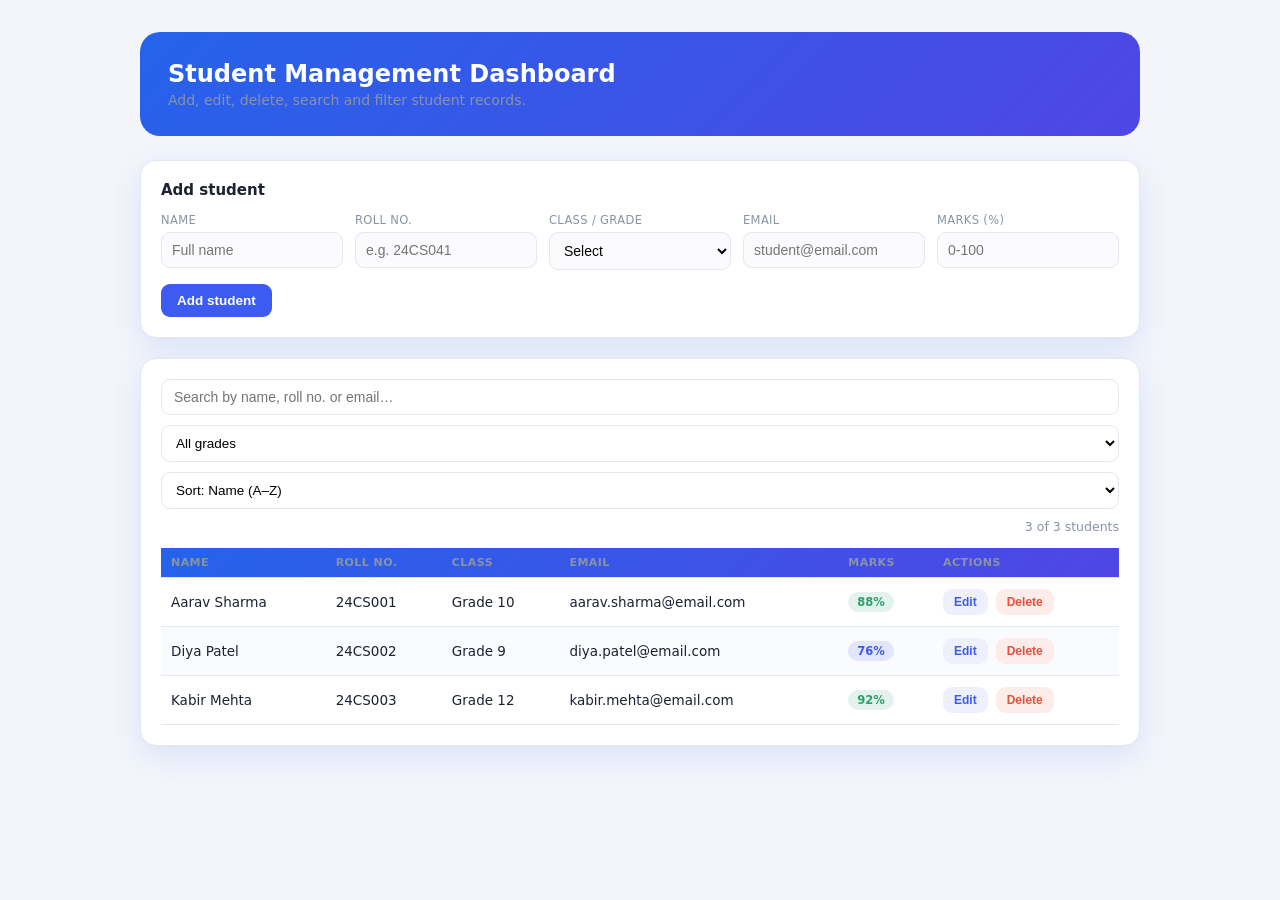
<file: index.html>
<!DOCTYPE html>
<html lang="en">
<head>
  <link rel="stylesheet" href="style.css">
<meta charset="UTF-8">
<title>Student Management Dashboard</title>
<style>
  :root{
    --ink:#1c2230;
    --paper:#ffffff;
    --bg:#f3f5fa;
    --line:#e3e7f0;
    --accent:#3d5af1;
    --accent-soft:#eef0fe;
    --danger:#e0533d;
    --danger-soft:#fceceA;
    --good:#2f9e6e;
    --muted:#8993a4;
  }
  *{box-sizing:border-box;}
  body{
    margin:0;
    font-family:'Segoe UI',system-ui,sans-serif;
    background:var(--bg);
    color:var(--ink);
    padding:32px 20px 60px;
  }
  .wrap{max-width:1000px;margin:0 auto;}
  header{margin-bottom:24px;}
  header h1{font-size:24px;font-weight:700;margin:0 0 4px;}
  header p{margin:0;color:var(--muted);font-size:14px;}

  .panel{
    background:var(--paper);
    border:1px solid var(--line);
    border-radius:16px;
    padding:20px;
    margin-bottom:20px;
  }
  .panel h2{font-size:15px;margin:0 0 14px;font-weight:600;}

  .form-grid{
    display:grid;
    grid-template-columns:repeat(auto-fit,minmax(160px,1fr));
    gap:12px;
    margin-bottom:14px;
  }
  .field label{
    display:block;
    font-size:11.5px;
    color:var(--muted);
    margin-bottom:5px;
    text-transform:uppercase;
    letter-spacing:.03em;
  }
  .field input, .field select{
    width:100%;
    padding:9px 10px;
    border-radius:9px;
    border:1px solid var(--line);
    font-size:14px;
    outline:none;
    background:#fbfbfe;
  }
  .field input:focus, .field select:focus{border-color:var(--accent);background:white;}

  .form-actions{display:flex;gap:10px;}
  button{
    cursor:pointer;
    border:none;
    border-radius:9px;
    font-size:13.5px;
    font-weight:600;
    padding:9px 16px;
    transition:opacity .15s ease, transform .1s ease;
  }
  button:active{transform:scale(0.97);}
  .btn-primary{background:var(--accent);color:white;}
  .btn-primary:hover{opacity:.9;}
  .btn-ghost{background:var(--accent-soft);color:var(--accent);}
  .btn-ghost:hover{opacity:.85;}

  .toolbar{
    display:flex;
    flex-wrap:wrap;
    gap:10px;
    align-items:center;
    margin-bottom:14px;
  }
  .toolbar input[type=text]{
    flex:1;
    min-width:180px;
    padding:9px 12px;
    border-radius:9px;
    border:1px solid var(--line);
    font-size:14px;
    outline:none;
  }
  .toolbar select{
    padding:9px 10px;
    border-radius:9px;
    border:1px solid var(--line);
    font-size:13.5px;
    background:white;
  }
  .count-tag{font-size:12.5px;color:var(--muted);margin-left:auto;}

  table{width:100%;border-collapse:collapse;font-size:13.5px;}
  thead th{
    text-align:left;
    font-size:11px;
    text-transform:uppercase;
    letter-spacing:.04em;
    color:var(--muted);
    padding:8px 10px;
    border-bottom:1px solid var(--line);
  }
  tbody td{
    padding:11px 10px;
    border-bottom:1px solid var(--line);
    vertical-align:middle;
  }
  tbody tr:hover{background:#fafbff;}
  .grade-badge{
    display:inline-block;
    padding:3px 9px;
    border-radius:999px;
    font-size:11.5px;
    font-weight:700;
    background:var(--accent-soft);
    color:var(--accent);
  }
  .row-actions{display:flex;gap:8px;}
  .row-actions button{padding:6px 11px;font-size:12px;}
  .empty-state{
    text-align:center;
    padding:36px 10px;
    color:var(--muted);
    font-size:13.5px;
  }
</style>
</head>
<body>
<div class="wrap">
  <header>
    <h1>Student Management Dashboard</h1>
    <p>Add, edit, delete, search and filter student records.</p>
  </header>

  <div class="panel">
    <h2 id="formTitle">Add student</h2>
    <div class="form-grid">
      <div class="field">
        <label>Name</label>
        <input type="text" id="fName" placeholder="Full name">
      </div>
      <div class="field">
        <label>Roll no.</label>
        <input type="text" id="fRoll" placeholder="e.g. 24CS041">
      </div>
      <div class="field">
        <label>Class / Grade</label>
        <select id="fGrade">
          <option value="">Select</option>
          <option>Grade 9</option>
          <option>Grade 10</option>
          <option>Grade 11</option>
          <option>Grade 12</option>
        </select>
      </div>
      <div class="field">
        <label>Email</label>
        <input type="text" id="fEmail" placeholder="student@email.com">
      </div>
      <div class="field">
        <label>Marks (%)</label>
        <input type="number" id="fMarks" placeholder="0-100" min="0" max="100">
      </div>
    </div>
    <div class="form-actions">
      <button class="btn-primary" id="saveBtn">Add student</button>
      <button class="btn-ghost" id="cancelBtn" style="display:none;">Cancel edit</button>
    </div>
  </div>

  <div class="panel">
    <div class="toolbar">
      <input type="text" id="searchInput" placeholder="Search by name, roll no. or email…">
      <select id="filterGrade">
        <option value="">All grades</option>
        <option>Grade 9</option>
        <option>Grade 10</option>
        <option>Grade 11</option>
        <option>Grade 12</option>
      </select>
      <select id="sortBy">
        <option value="name">Sort: Name (A–Z)</option>
        <option value="marks-desc">Sort: Marks (high–low)</option>
        <option value="marks-asc">Sort: Marks (low–high)</option>
      </select>
      <span class="count-tag" id="countTag"></span>
    </div>

    <table>
      <thead>
        <tr>
          <th>Name</th>
          <th>Roll no.</th>
          <th>Class</th>
          <th>Email</th>
          <th>Marks</th>
          <th>Actions</th>
        </tr>
      </thead>
      <tbody id="tableBody"></tbody>
    </table>
    <div class="empty-state" id="emptyState" style="display:none;">No students match your search/filter.</div>
  </div>
</div>

<script>
/*
  STORAGE NOTE:
  Claude.ai's artifact preview blocks browser storage APIs (localStorage/sessionStorage),
  so this demo keeps data in an in-memory array ("students") for the session.

  To make this persist for real, drop this file into your own project (VS Code, a plain
  .html file opened locally, etc.) and swap the two functions below for the commented
  localStorage versions:

  function saveStudents(){
    localStorage.setItem('students', JSON.stringify(students));
  }
  function loadStudents(){
    const data = localStorage.getItem('students');
    return data ? JSON.parse(data) : [];
  }
*/

let students = [
  { id: 1, name: 'Aarav Sharma', roll: '24CS001', grade: 'Grade 10', email: 'aarav.sharma@email.com', marks: 88 },
  { id: 2, name: 'Diya Patel', roll: '24CS002', grade: 'Grade 9', email: 'diya.patel@email.com', marks: 76 },
  { id: 3, name: 'Kabir Mehta', roll: '24CS003', grade: 'Grade 12', email: 'kabir.mehta@email.com', marks: 92 },
];
let nextId = 4;
let editingId = null;

function saveStudents(){
  // In-memory only inside this preview — see note above.
}
function loadStudents(){
  return students;
}

// ---- DOM refs ----
const fName = document.getElementById('fName');
const fRoll = document.getElementById('fRoll');
const fGrade = document.getElementById('fGrade');
const fEmail = document.getElementById('fEmail');
const fMarks = document.getElementById('fMarks');
const saveBtn = document.getElementById('saveBtn');
const cancelBtn = document.getElementById('cancelBtn');
const formTitle = document.getElementById('formTitle');
const tableBody = document.getElementById('tableBody');
const emptyState = document.getElementById('emptyState');
const countTag = document.getElementById('countTag');
const searchInput = document.getElementById('searchInput');
const filterGrade = document.getElementById('filterGrade');
const sortBy = document.getElementById('sortBy');

function clearForm(){
  fName.value = '';
  fRoll.value = '';
  fGrade.value = '';
  fEmail.value = '';
  fMarks.value = '';
  editingId = null;
  formTitle.textContent = 'Add student';
  saveBtn.textContent = 'Add student';
  cancelBtn.style.display = 'none';
}

function validateForm(){
  if(!fName.value.trim()){ alert('Please enter the student name.'); return false; }
  if(!fRoll.value.trim()){ alert('Please enter a roll number.'); return false; }
  if(!fGrade.value){ alert('Please select a class/grade.'); return false; }
  if(fMarks.value !== '' && (fMarks.value < 0 || fMarks.value > 100)){
    alert('Marks must be between 0 and 100.'); return false;
  }
  return true;
}

function handleSave(){
  if(!validateForm()) return;

  const record = {
    id: editingId ?? nextId++,
    name: fName.value.trim(),
    roll: fRoll.value.trim(),
    grade: fGrade.value,
    email: fEmail.value.trim(),
    marks: fMarks.value === '' ? null : Number(fMarks.value),
  };

  if(editingId !== null){
    const idx = students.findIndex(s => s.id === editingId);
    students[idx] = record;
  } else {
    students.push(record);
  }

  saveStudents();
  clearForm();
  render();
}

function handleEdit(id){
  const s = students.find(s => s.id === id);
  if(!s) return;
  fName.value = s.name;
  fRoll.value = s.roll;
  fGrade.value = s.grade;
  fEmail.value = s.email;
  fMarks.value = s.marks ?? '';
  editingId = id;
  formTitle.textContent = 'Edit student';
  saveBtn.textContent = 'Save changes';
  cancelBtn.style.display = 'inline-block';
  window.scrollTo({top:0, behavior:'smooth'});
}

function handleDelete(id){
  const s = students.find(s => s.id === id);
  if(!s) return;
  if(!confirm(`Delete ${s.name}'s record? This can't be undone.`)) return;
  students = students.filter(s => s.id !== id);
  saveStudents();
  render();
}

function getGradeColor(marks){
  if(marks === null || marks === undefined) return '#8993a4';
  if(marks >= 85) return '#2f9e6e';
  if(marks >= 60) return '#3d5af1';
  return '#e0533d';
}

function render(){
  const q = searchInput.value.trim().toLowerCase();
  const gradeFilter = filterGrade.value;
  const sort = sortBy.value;

  let list = students.filter(s => {
    const matchesQuery = !q ||
      s.name.toLowerCase().includes(q) ||
      s.roll.toLowerCase().includes(q) ||
      s.email.toLowerCase().includes(q);
    const matchesGrade = !gradeFilter || s.grade === gradeFilter;
    return matchesQuery && matchesGrade;
  });

  list = list.slice().sort((a, b) => {
    if(sort === 'name') return a.name.localeCompare(b.name);
    if(sort === 'marks-desc') return (b.marks ?? -1) - (a.marks ?? -1);
    if(sort === 'marks-asc') return (a.marks ?? 101) - (b.marks ?? 101);
    return 0;
  });

  countTag.textContent = `${list.length} of ${students.length} student${students.length !== 1 ? 's' : ''}`;

  if(list.length === 0){
    tableBody.innerHTML = '';
    emptyState.style.display = 'block';
    return;
  }
  emptyState.style.display = 'none';

  tableBody.innerHTML = list.map(s => `
    <tr>
      <td>${escapeHtml(s.name)}</td>
      <td>${escapeHtml(s.roll)}</td>
      <td>${escapeHtml(s.grade)}</td>
      <td>${escapeHtml(s.email) || '—'}</td>
      <td><span class="grade-badge" style="background:${getGradeColor(s.marks)}22;color:${getGradeColor(s.marks)};">
        ${s.marks !== null && s.marks !== undefined ? s.marks + '%' : '—'}
      </span></td>
      <td>
        <div class="row-actions">
          <button class="btn-ghost" onclick="handleEdit(${s.id})">Edit</button>
          <button class="btn-ghost" style="background:#fceceA;color:#e0533d;" onclick="handleDelete(${s.id})">Delete</button>
        </div>
      </td>
    </tr>
  `).join('');
}

function escapeHtml(str){
  const div = document.createElement('div');
  div.textContent = str ?? '';
  return div.innerHTML;
}

saveBtn.addEventListener('click', handleSave);
cancelBtn.addEventListener('click', clearForm);
searchInput.addEventListener('input', render);
filterGrade.addEventListener('change', render);
sortBy.addEventListener('change', render);

students = loadStudents();
render();
</script>
</body>
</html>
</file>
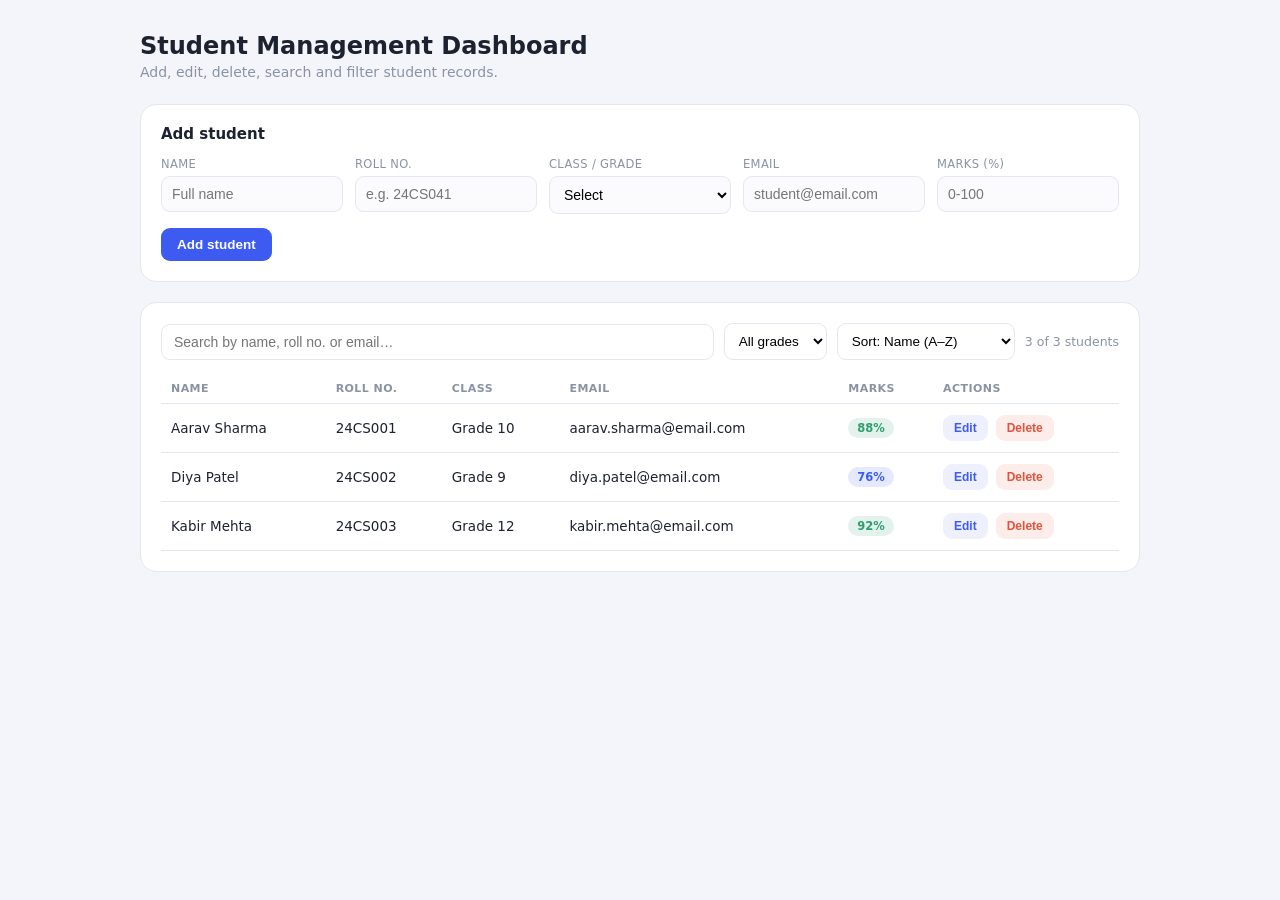
<file: student-dashboard.html>
<!DOCTYPE html>
<html lang="en">
<head>
<meta charset="UTF-8">
<title>Student Management Dashboard</title>
<style>
  :root{
    --ink:#1c2230;
    --paper:#ffffff;
    --bg:#f3f5fa;
    --line:#e3e7f0;
    --accent:#3d5af1;
    --accent-soft:#eef0fe;
    --danger:#e0533d;
    --danger-soft:#fceceA;
    --good:#2f9e6e;
    --muted:#8993a4;
  }
  *{box-sizing:border-box;}
  body{
    margin:0;
    font-family:'Segoe UI',system-ui,sans-serif;
    background:var(--bg);
    color:var(--ink);
    padding:32px 20px 60px;
  }
  .wrap{max-width:1000px;margin:0 auto;}
  header{margin-bottom:24px;}
  header h1{font-size:24px;font-weight:700;margin:0 0 4px;}
  header p{margin:0;color:var(--muted);font-size:14px;}

  .panel{
    background:var(--paper);
    border:1px solid var(--line);
    border-radius:16px;
    padding:20px;
    margin-bottom:20px;
  }
  .panel h2{font-size:15px;margin:0 0 14px;font-weight:600;}

  .form-grid{
    display:grid;
    grid-template-columns:repeat(auto-fit,minmax(160px,1fr));
    gap:12px;
    margin-bottom:14px;
  }
  .field label{
    display:block;
    font-size:11.5px;
    color:var(--muted);
    margin-bottom:5px;
    text-transform:uppercase;
    letter-spacing:.03em;
  }
  .field input, .field select{
    width:100%;
    padding:9px 10px;
    border-radius:9px;
    border:1px solid var(--line);
    font-size:14px;
    outline:none;
    background:#fbfbfe;
  }
  .field input:focus, .field select:focus{border-color:var(--accent);background:white;}

  .form-actions{display:flex;gap:10px;}
  button{
    cursor:pointer;
    border:none;
    border-radius:9px;
    font-size:13.5px;
    font-weight:600;
    padding:9px 16px;
    transition:opacity .15s ease, transform .1s ease;
  }
  button:active{transform:scale(0.97);}
  .btn-primary{background:var(--accent);color:white;}
  .btn-primary:hover{opacity:.9;}
  .btn-ghost{background:var(--accent-soft);color:var(--accent);}
  .btn-ghost:hover{opacity:.85;}

  .toolbar{
    display:flex;
    flex-wrap:wrap;
    gap:10px;
    align-items:center;
    margin-bottom:14px;
  }
  .toolbar input[type=text]{
    flex:1;
    min-width:180px;
    padding:9px 12px;
    border-radius:9px;
    border:1px solid var(--line);
    font-size:14px;
    outline:none;
  }
  .toolbar select{
    padding:9px 10px;
    border-radius:9px;
    border:1px solid var(--line);
    font-size:13.5px;
    background:white;
  }
  .count-tag{font-size:12.5px;color:var(--muted);margin-left:auto;}

  table{width:100%;border-collapse:collapse;font-size:13.5px;}
  thead th{
    text-align:left;
    font-size:11px;
    text-transform:uppercase;
    letter-spacing:.04em;
    color:var(--muted);
    padding:8px 10px;
    border-bottom:1px solid var(--line);
  }
  tbody td{
    padding:11px 10px;
    border-bottom:1px solid var(--line);
    vertical-align:middle;
  }
  tbody tr:hover{background:#fafbff;}
  .grade-badge{
    display:inline-block;
    padding:3px 9px;
    border-radius:999px;
    font-size:11.5px;
    font-weight:700;
    background:var(--accent-soft);
    color:var(--accent);
  }
  .row-actions{display:flex;gap:8px;}
  .row-actions button{padding:6px 11px;font-size:12px;}
  .empty-state{
    text-align:center;
    padding:36px 10px;
    color:var(--muted);
    font-size:13.5px;
  }
</style>
</head>
<body>
<div class="wrap">
  <header>
    <h1>Student Management Dashboard</h1>
    <p>Add, edit, delete, search and filter student records.</p>
  </header>

  <div class="panel">
    <h2 id="formTitle">Add student</h2>
    <div class="form-grid">
      <div class="field">
        <label>Name</label>
        <input type="text" id="fName" placeholder="Full name">
      </div>
      <div class="field">
        <label>Roll no.</label>
        <input type="text" id="fRoll" placeholder="e.g. 24CS041">
      </div>
      <div class="field">
        <label>Class / Grade</label>
        <select id="fGrade">
          <option value="">Select</option>
          <option>Grade 9</option>
          <option>Grade 10</option>
          <option>Grade 11</option>
          <option>Grade 12</option>
        </select>
      </div>
      <div class="field">
        <label>Email</label>
        <input type="text" id="fEmail" placeholder="student@email.com">
      </div>
      <div class="field">
        <label>Marks (%)</label>
        <input type="number" id="fMarks" placeholder="0-100" min="0" max="100">
      </div>
    </div>
    <div class="form-actions">
      <button class="btn-primary" id="saveBtn">Add student</button>
      <button class="btn-ghost" id="cancelBtn" style="display:none;">Cancel edit</button>
    </div>
  </div>

  <div class="panel">
    <div class="toolbar">
      <input type="text" id="searchInput" placeholder="Search by name, roll no. or email…">
      <select id="filterGrade">
        <option value="">All grades</option>
        <option>Grade 9</option>
        <option>Grade 10</option>
        <option>Grade 11</option>
        <option>Grade 12</option>
      </select>
      <select id="sortBy">
        <option value="name">Sort: Name (A–Z)</option>
        <option value="marks-desc">Sort: Marks (high–low)</option>
        <option value="marks-asc">Sort: Marks (low–high)</option>
      </select>
      <span class="count-tag" id="countTag"></span>
    </div>

    <table>
      <thead>
        <tr>
          <th>Name</th>
          <th>Roll no.</th>
          <th>Class</th>
          <th>Email</th>
          <th>Marks</th>
          <th>Actions</th>
        </tr>
      </thead>
      <tbody id="tableBody"></tbody>
    </table>
    <div class="empty-state" id="emptyState" style="display:none;">No students match your search/filter.</div>
  </div>
</div>

<script>
/*
  STORAGE NOTE:
  Claude.ai's artifact preview blocks browser storage APIs (localStorage/sessionStorage),
  so this demo keeps data in an in-memory array ("students") for the session.

  To make this persist for real, drop this file into your own project (VS Code, a plain
  .html file opened locally, etc.) and swap the two functions below for the commented
  localStorage versions:

  function saveStudents(){
    localStorage.setItem('students', JSON.stringify(students));
  }
  function loadStudents(){
    const data = localStorage.getItem('students');
    return data ? JSON.parse(data) : [];
  }
*/

let students = [
  { id: 1, name: 'Aarav Sharma', roll: '24CS001', grade: 'Grade 10', email: 'aarav.sharma@email.com', marks: 88 },
  { id: 2, name: 'Diya Patel', roll: '24CS002', grade: 'Grade 9', email: 'diya.patel@email.com', marks: 76 },
  { id: 3, name: 'Kabir Mehta', roll: '24CS003', grade: 'Grade 12', email: 'kabir.mehta@email.com', marks: 92 },
];
let nextId = 4;
let editingId = null;

function saveStudents(){
  // In-memory only inside this preview — see note above.
}
function loadStudents(){
  return students;
}

// ---- DOM refs ----
const fName = document.getElementById('fName');
const fRoll = document.getElementById('fRoll');
const fGrade = document.getElementById('fGrade');
const fEmail = document.getElementById('fEmail');
const fMarks = document.getElementById('fMarks');
const saveBtn = document.getElementById('saveBtn');
const cancelBtn = document.getElementById('cancelBtn');
const formTitle = document.getElementById('formTitle');
const tableBody = document.getElementById('tableBody');
const emptyState = document.getElementById('emptyState');
const countTag = document.getElementById('countTag');
const searchInput = document.getElementById('searchInput');
const filterGrade = document.getElementById('filterGrade');
const sortBy = document.getElementById('sortBy');

function clearForm(){
  fName.value = '';
  fRoll.value = '';
  fGrade.value = '';
  fEmail.value = '';
  fMarks.value = '';
  editingId = null;
  formTitle.textContent = 'Add student';
  saveBtn.textContent = 'Add student';
  cancelBtn.style.display = 'none';
}

function validateForm(){
  if(!fName.value.trim()){ alert('Please enter the student name.'); return false; }
  if(!fRoll.value.trim()){ alert('Please enter a roll number.'); return false; }
  if(!fGrade.value){ alert('Please select a class/grade.'); return false; }
  if(fMarks.value !== '' && (fMarks.value < 0 || fMarks.value > 100)){
    alert('Marks must be between 0 and 100.'); return false;
  }
  return true;
}

function handleSave(){
  if(!validateForm()) return;

  const record = {
    id: editingId ?? nextId++,
    name: fName.value.trim(),
    roll: fRoll.value.trim(),
    grade: fGrade.value,
    email: fEmail.value.trim(),
    marks: fMarks.value === '' ? null : Number(fMarks.value),
  };

  if(editingId !== null){
    const idx = students.findIndex(s => s.id === editingId);
    students[idx] = record;
  } else {
    students.push(record);
  }

  saveStudents();
  clearForm();
  render();
}

function handleEdit(id){
  const s = students.find(s => s.id === id);
  if(!s) return;
  fName.value = s.name;
  fRoll.value = s.roll;
  fGrade.value = s.grade;
  fEmail.value = s.email;
  fMarks.value = s.marks ?? '';
  editingId = id;
  formTitle.textContent = 'Edit student';
  saveBtn.textContent = 'Save changes';
  cancelBtn.style.display = 'inline-block';
  window.scrollTo({top:0, behavior:'smooth'});
}

function handleDelete(id){
  const s = students.find(s => s.id === id);
  if(!s) return;
  if(!confirm(`Delete ${s.name}'s record? This can't be undone.`)) return;
  students = students.filter(s => s.id !== id);
  saveStudents();
  render();
}

function getGradeColor(marks){
  if(marks === null || marks === undefined) return '#8993a4';
  if(marks >= 85) return '#2f9e6e';
  if(marks >= 60) return '#3d5af1';
  return '#e0533d';
}

function render(){
  const q = searchInput.value.trim().toLowerCase();
  const gradeFilter = filterGrade.value;
  const sort = sortBy.value;

  let list = students.filter(s => {
    const matchesQuery = !q ||
      s.name.toLowerCase().includes(q) ||
      s.roll.toLowerCase().includes(q) ||
      s.email.toLowerCase().includes(q);
    const matchesGrade = !gradeFilter || s.grade === gradeFilter;
    return matchesQuery && matchesGrade;
  });

  list = list.slice().sort((a, b) => {
    if(sort === 'name') return a.name.localeCompare(b.name);
    if(sort === 'marks-desc') return (b.marks ?? -1) - (a.marks ?? -1);
    if(sort === 'marks-asc') return (a.marks ?? 101) - (b.marks ?? 101);
    return 0;
  });

  countTag.textContent = `${list.length} of ${students.length} student${students.length !== 1 ? 's' : ''}`;

  if(list.length === 0){
    tableBody.innerHTML = '';
    emptyState.style.display = 'block';
    return;
  }
  emptyState.style.display = 'none';

  tableBody.innerHTML = list.map(s => `
    <tr>
      <td>${escapeHtml(s.name)}</td>
      <td>${escapeHtml(s.roll)}</td>
      <td>${escapeHtml(s.grade)}</td>
      <td>${escapeHtml(s.email) || '—'}</td>
      <td><span class="grade-badge" style="background:${getGradeColor(s.marks)}22;color:${getGradeColor(s.marks)};">
        ${s.marks !== null && s.marks !== undefined ? s.marks + '%' : '—'}
      </span></td>
      <td>
        <div class="row-actions">
          <button class="btn-ghost" onclick="handleEdit(${s.id})">Edit</button>
          <button class="btn-ghost" style="background:#fceceA;color:#e0533d;" onclick="handleDelete(${s.id})">Delete</button>
        </div>
      </td>
    </tr>
  `).join('');
}

function escapeHtml(str){
  const div = document.createElement('div');
  div.textContent = str ?? '';
  return div.innerHTML;
}

saveBtn.addEventListener('click', handleSave);
cancelBtn.addEventListener('click', clearForm);
searchInput.addEventListener('input', render);
filterGrade.addEventListener('change', render);
sortBy.addEventListener('change', render);

students = loadStudents();
render();
</script>
</body>
</html>
</file>
<file: style.css>
/* Professional Student Dashboard CSS */
body{font-family:Poppins,sans-serif;background:linear-gradient(135deg,#eef2ff,#f8fafc);
    color:#1f2937;
    padding:30px}*{box-sizing:border-box}
    header
    {
        background:linear-gradient(135deg,#2563eb,#4f46e5);
        color:#fff;
        padding:28px;
        border-radius:20px;
        margin-bottom:25px}
        .wrap{max-width:1200px;margin:auto}
        .panel{background:#fff;border-radius:20px;padding:24px;
            margin-bottom:24px;box-shadow:0 10px 30px rgba(37,99,235,.12)}
            .form-grid{display:grid;
                grid-template-columns:repeat(auto-fit,minmax(220px,1fr));gap:18px}
                .field input,.field select,.toolbar input,.toolbar select{width:100%;padding:12px;border:2px solid #e5e7eb;
                    border-radius:12px}
                .btn-primary{background:linear-gradient(135deg,#2563eb,#4f46e5);color:#fff}
                .btn-ghost{background:#eff6ff;color:#2563eb}button{padding:12px 20px;
                    border:none;border-radius:12px;cursor:pointer;transition:.3s}
                    button:hover{transform:translateY(-2px)}
                    table{width:100%;border-collapse:collapse}
                    thead{background:linear-gradient(135deg,#2563eb,#4f46e5);color:#fff}th,td{padding:16px}tbody tr:nth-child(even)
                    {background:#fafbff}tbody tr:hover{background:#dbeafe}
                    .toolbar{display:flex;gap:15px;flex-wrap:wrap;margin-bottom:20px}
                    .count-tag{margin-left:auto}
                    .empty-state{text-align:center;padding:40px}
                    @media(max-width:768px)
{body{padding:15px}table,thead,tbody,tr,th,td{display:block}thead{display:none}}
</file>
